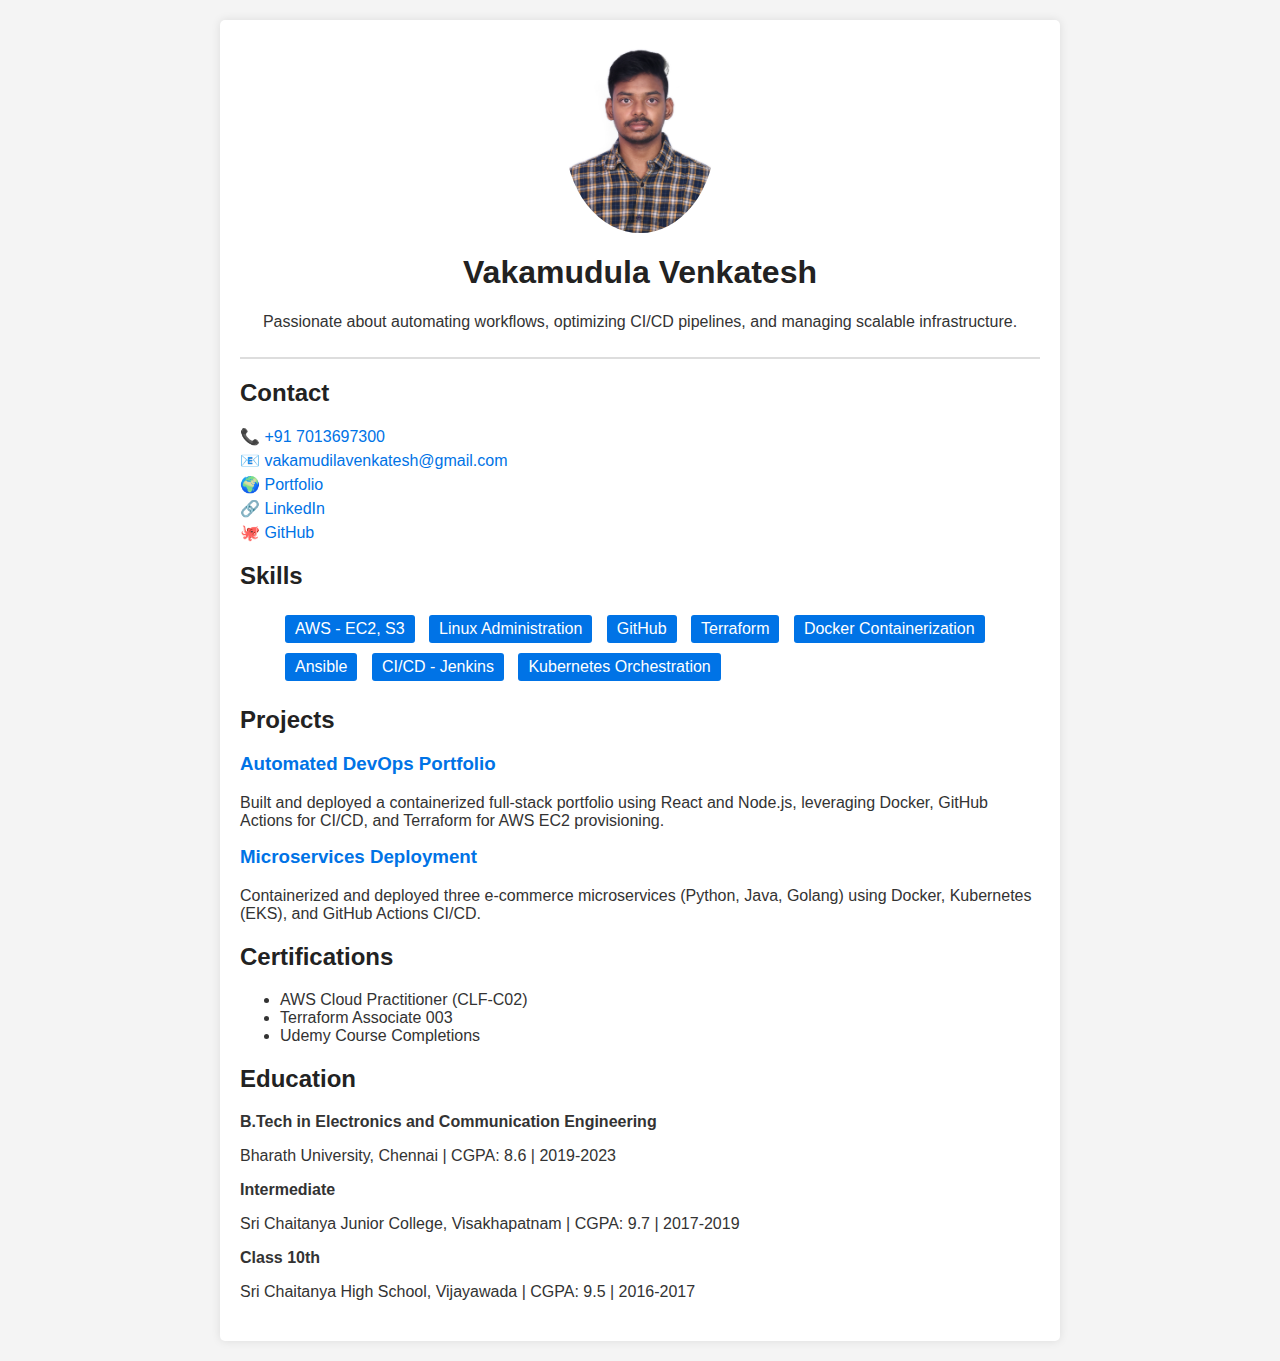
<file: index.html>
<!DOCTYPE html>
<html lang="en">

<head>
    <meta charset="UTF-8">
    <meta name="viewport" content="width=device-width, initial-scale=1.0">
    <title>Venkatesh Resume</title>
    <link rel="stylesheet" href="styles.css">
</head>

<body>
    <div class="container">
        <header>
            <img src="Venkatesh.JPG" alt="Profile Picture" class="profile-img">
            <h1>Vakamudula Venkatesh</h1>
            <p>Passionate about automating workflows, optimizing CI/CD pipelines, and managing scalable infrastructure.
            </p>
        </header>

        <section class="contact">
            <h2>Contact</h2>
            <p>📞 +91 7013697300</p>
            <p>📧 vakamudilavenkatesh@gmail.com</p>
            <p>🌍 <a href="https://venky-devops-engineer-vde.xyz/">Portfolio</a></p>
            <p>🔗 <a href="https://linkedin.com/in/venky-venkatesh">LinkedIn</a></p>
            <p>🐙 <a href="https://github.com/VenkateshV14">GitHub</a></p>
        </section>

        <section class="skills">
            <h2>Skills</h2>
            <ol>
                <li>AWS - EC2, S3</li>
                <li>Linux Administration</li>
                <li>GitHub</li>
                <li>Terraform</li>
                <li>Docker Containerization</li>
                <li>Ansible</li>
                <li>CI/CD - Jenkins</li>
                <li>Kubernetes Orchestration</li>
            </ol>
        </section>
        </section>

        <section class="projects">
            <h2>Projects</h2>
            <h3>Automated DevOps Portfolio</h3>
            <p>Built and deployed a containerized full-stack portfolio using React and Node.js, leveraging Docker,
                GitHub Actions for CI/CD, and Terraform for AWS EC2 provisioning.</p>
            <h3>Microservices Deployment</h3>
            <p>Containerized and deployed three e-commerce microservices (Python, Java, Golang) using Docker, Kubernetes
                (EKS), and GitHub Actions CI/CD.</p>
        </section>
        <section class="certifications">
            <h2>Certifications</h2>
            <ul>
                <li>AWS Cloud Practitioner (CLF-C02)</li>
                <li>Terraform Associate 003</li>
                <li>Udemy Course Completions</li>
            </ul>
        </section>
        <section class="education">
            <h2>Education</h2>
            <p><strong>B.Tech in Electronics and Communication Engineering</strong></p>
            <p>Bharath University, Chennai | CGPA: 8.6 | 2019-2023</p>
            <p><strong>Intermediate</strong></p>
            <p>Sri Chaitanya Junior College, Visakhapatnam | CGPA: 9.7 | 2017-2019</p>
            <p><strong>Class 10th</strong></p>
            <p>Sri Chaitanya High School, Vijayawada | CGPA: 9.5 | 2016-2017</p>
        </section>
    </div>
</body>

</html>

</div>
</body>

</html>
</file>
<file: styles.css>
/* styles.css */
body {
    font-family: Arial, sans-serif;
    background-color: #f4f4f4;
    color: #333;
    margin: 0;
    padding: 0;
}

.container {
    max-width: 800px;
    margin: 20px auto;
    background: #fff;
    padding: 20px;
    box-shadow: 0 0 10px rgba(0, 0, 0, 0.1);
    border-radius: 5px;
}

h1,
h2,
h3 {
    color: #222;
}

header {
    text-align: center;
    padding-bottom: 10px;
    border-bottom: 2px solid #ddd;
}

.profile-img {
    width: 150px;
    /* Adjusted size */
    height: auto;
    display: block;
    margin: 0 auto 10px;
    border-radius: 50%;
    /* Optional for a rounded profile look */
}

.contact p,
.contact a {
    margin: 5px 0;
    text-decoration: none;
    color: #0073e6;
}

.skills ul {
    list-style: none;
    padding: 0;
}

.skills li {
    background: #0073e6;
    color: #fff;
    display: inline-block;
    padding: 5px 10px;
    margin: 5px;
    border-radius: 3px;
}

section {
    margin: 20px 0;
}

.projects h3 {
    margin-top: 10px;
    color: #0073e6;
}
</file>
